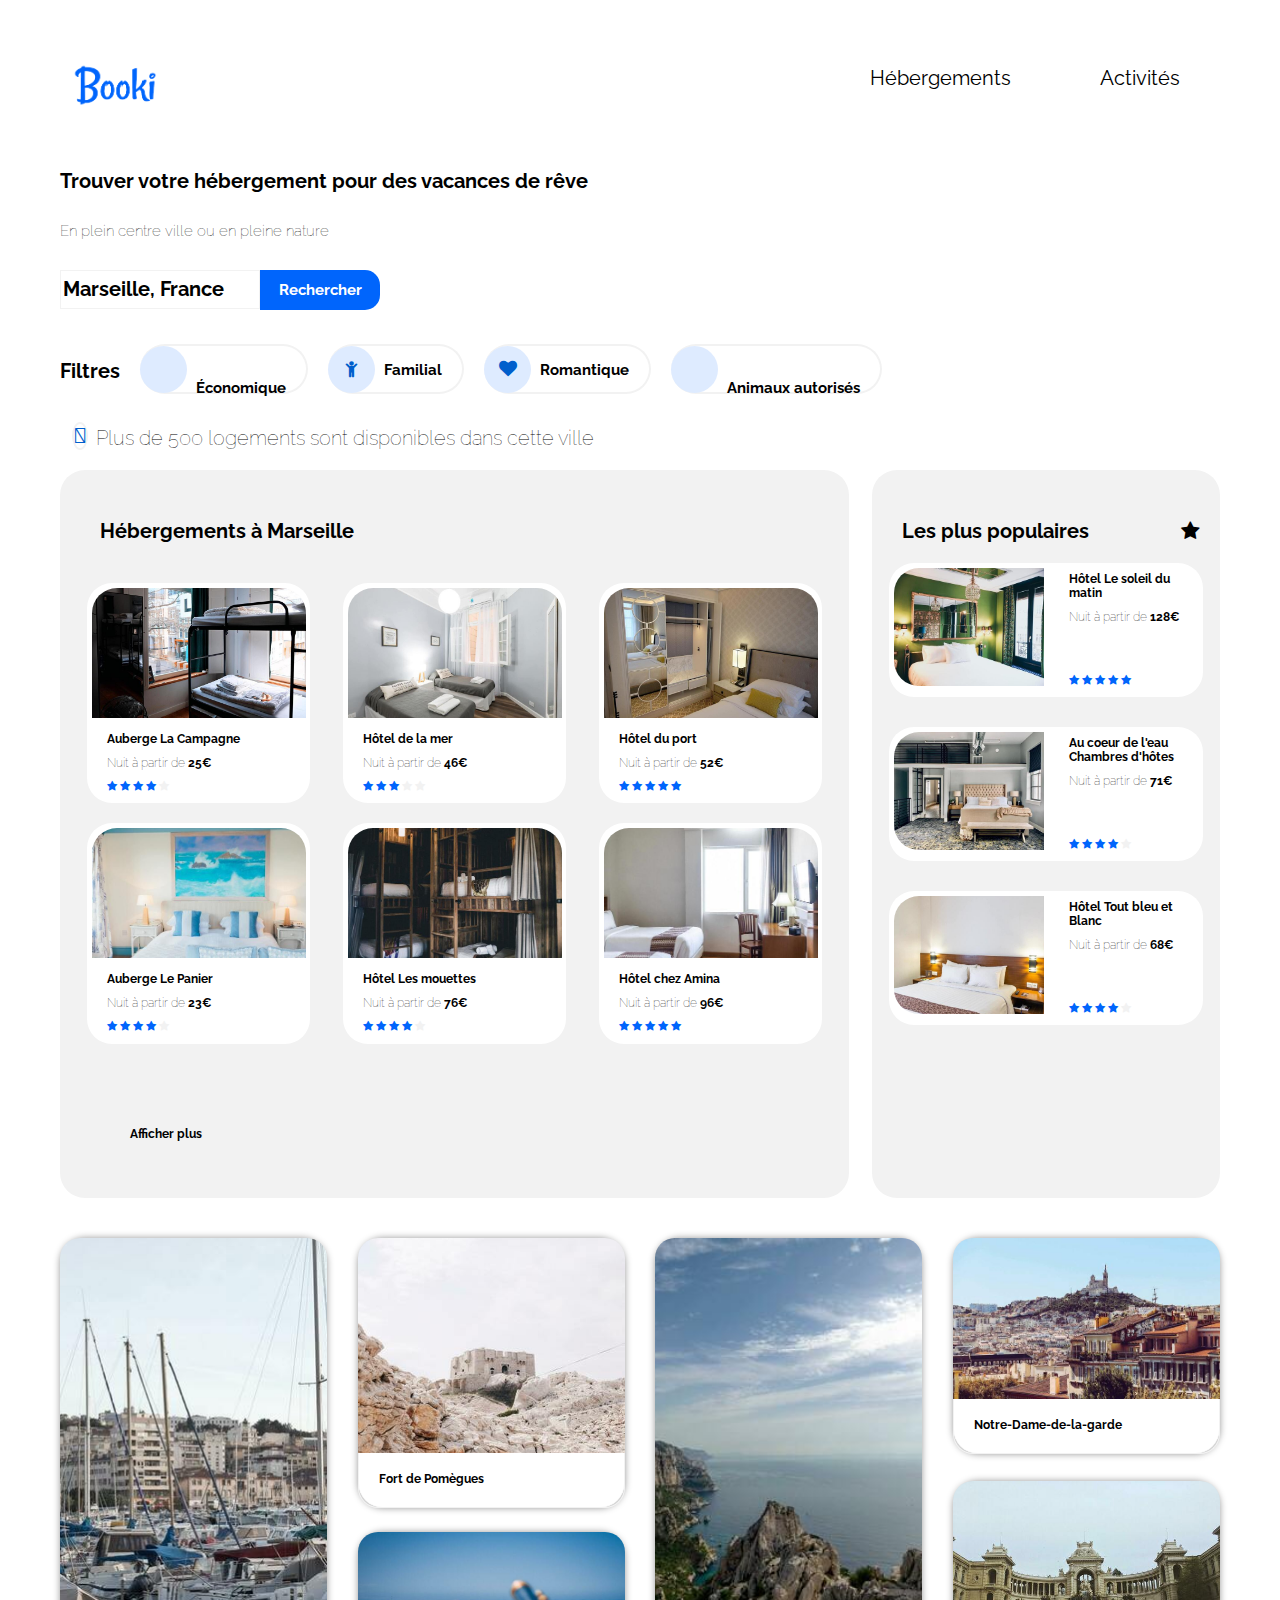
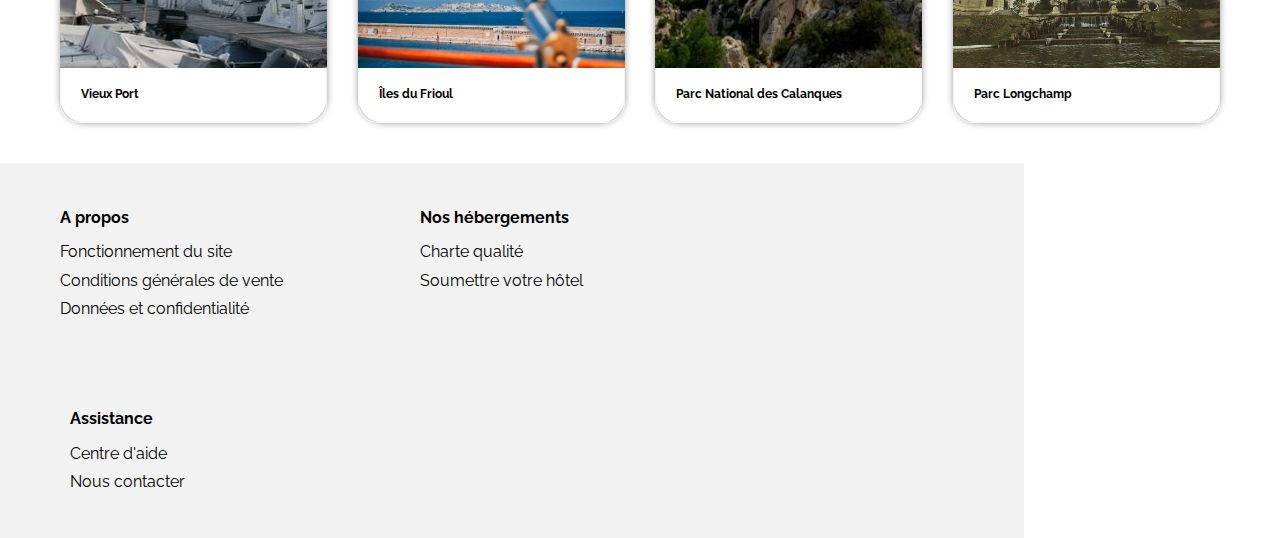
<file: ancienne version 3.0/index.html>
<!DOCTYPE html>
<html lang="fr">

<head>
    <meta charset="utf-8" />
    <!--  VIEWPORT  Responsive sur la largeur d'ecran  -->
    <link rel="stylesheet" href="./css/normalize.css" />
    <meta name="viewport" content="width=device-width, initial-scale=1" />
    <!--  POLICE D ECRITURE : Raleway  -->
    <link rel="preconnect" href="https://fonts.googleapis.com">
    <link rel="preconnect" href="https://fonts.gstatic.com" crossorigin>
    <link href="https://fonts.googleapis.com/css2?family=Raleway:ital,wght@0,200;0,300;0,400;0,500;0,600;0,700;0,800;0,900;1,100;1,200;1,300;1,400;1,500;1,600;1,700;1,800;1,900&display=swap" rel="stylesheet">
    <!--  CDN ICONES DU SITE  -->
    <link rel="stylesheet" href="https://maxcdn.bootstrapcdn.com/font-awesome/4.4.0/css/font-awesome.min.css" />
    <link rel="stylesheet" href="https://use.fontawesome.com/releases/v5.8.1/css/all.css" integrity="sha384-50oBUHEmvpQ+1lW4y57PTFmhCaXp0ML5d60M1M7uH2+nqUivzIebhndOJK28anvf" crossorigin="anonymous" />
    <!--  CSS du site  -->
    <link rel="stylesheet" href="./css/style.css" />
    <!--  TITRE  -->
    <title>Booky</title>
</head>

<body>
    <div id="block-page">
        <!--      HEADER : LOGO et MENU     -->
        <header>
            <div id="logo"><img src="./images/logo/Booki@3x.png" alt="Logo" /></div>
            <div id="menu">
                <nav>
                    <ul>
                        <li><a href="#hebergements"><span>Hébergements</span></a></li>
                        <li><a href="#conteneur-activites"><span>Activités</span></a></li>
                    </ul>
                </nav>
            </div>
        </header>
        <main>
            <!-- SECTION RECHERCHE : TITRE / SOUS SITRE / FORMULAIRE -->

            <div id="recherche">
                <h1>Trouver votre hébergement pour des vacances de rêve</h1>
                <h2>En plein centre ville ou en pleine nature</h2>
                <div>
                    <form>
                        <div><i class="fas fa-map-marker-alt icone"></i></div>
                        <div id="style-recherche-mobile"><input class="recherche-form" type="text" value="Marseille, France" /></div>
                        <div><button class="buttom-bureau" type="button">Rechercher</button>
                            <button class="buttom-mobile" type="submit"><i class="fas fa-search"></i></button></div>
                    </form>
                </div>
            </div>


            <!--         SECTION FILTRE : TITRE et 4 BOUTONS     -->
            <div id="filtre">
                <div id="filtre-titre-bouttons">
                    <div id="filtre-titre">
                        <h3>Filtres</h3>
                    </div>
                    <div id="filtre-bouttons">
                        <div class="boutton"><a href="#"><span class="boutton_icon"><i class="fas fa-money-bill-wave"></i></span><span class="boutton_text">Économique</span></a>
                        </div>
                        <div class="boutton"><a href="#"><span class="boutton_icon"><i class="fa fa-child"></i></span><span class="boutton_text">Familial</span></a></div>
                        <div class="boutton"><a href="#"><span class="boutton_icon"><i class="fa fa-heart"></i></span><span class="boutton_text">Romantique</span></a></div>
                        <div class="boutton"><a href="#"><span class="boutton_icon"><i class="fas fa-dog"></i></span><span class="boutton_text">Animaux autorisés</span></a></div>
                    </div>
                </div>
                <p class="filtre-information"><span id="filtre-information-icone"><i class="fas fa-info cercle-icone-information"></i></span><span id="filtre-information-texte">Plus de 500 logements sont disponibles dans cette ville</span></p>
            </div>
            <div id="conteneur">
                <div id="hebergements">
                    <h3>Hébergements à Marseille</h3>
                    <section>
                        <article class="article-hover">
                            <div class="hebergements-conteneur-image">
                                <p class="hebergement-image" style="background-image: url('./images/hebergements/4_small/marcus-loke-WQJvWU_HZFo-unsplash.jpg');"></p>
                            </div>
                            <p class="nom-hebergement">Auberge La Campagne</p>
                            <p class="prix-hebergement">Nuit à partir de <span>25€</span></p>
                            <p class="etoiles">
                                <i class="fa fa-star checked"></i>
                                <i class="fa fa-star checked"></i>
                                <i class="fa fa-star checked"></i>
                                <i class="fa fa-star checked"></i>
                                <i class="fa fa-star"></i>
                            </p>
                        </article>
                        <article class="article-hover">
                            <div class="hebergements-conteneur-image">
                                <p class="hebergement-image" style="background-image: url('./images/hebergements/4_small/fred-kleber-gTbaxaVLvsg-unsplash.jpg');"></p>
                            </div>
                            <p class="nom-hebergement">Hôtel de la mer</p>
                            <p class="prix-hebergement">Nuit à partir de <span>46€</span></p>
                            <p class="etoiles">
                                <i class="fa fa-star checked"></i>
                                <i class="fa fa-star checked"></i>
                                <i class="fa fa-star checked"></i>
                                <i class="fa fa-star"></i>
                                <i class="fa fa-star"></i>
                            </p>
                        </article>
                        <article class="article-hover">
                            <div class="hebergements-conteneur-image">
                                <p class="hebergement-image" style="background-image: url('./images/hebergements/4_small/reisetopia-B8WIgxA_PFU-unsplash.jpg');"></p>
                            </div>
                            <p class="nom-hebergement">Hôtel du port</p>
                            <p class="prix-hebergement">Nuit à partir de <span>52€</span></p>
                            <p class="etoiles">
                                <i class="fa fa-star checked"></i>
                                <i class="fa fa-star checked"></i>
                                <i class="fa fa-star checked"></i>
                                <i class="fa fa-star checked"></i>
                                <i class="fa fa-star checked"></i>
                            </p>
                        </article>
                        <article class="article-hover">
                            <div class="hebergements-conteneur-image">
                                <p class="hebergement-image" style="background-image: url('./images/hebergements/4_small/annie-spratt-Eg1qcIitAuA-unsplash.jpg');"></p>
                            </div>
                            <p class="nom-hebergement">Auberge Le Panier</p>
                            <p class="prix-hebergement">Nuit à partir de <span>23€</span></p>
                            <p class="etoiles">
                                <i class="fa fa-star checked"></i>
                                <i class="fa fa-star checked"></i>
                                <i class="fa fa-star checked"></i>
                                <i class="fa fa-star checked"></i>
                                <i class="fa fa-star"></i>
                            </p>
                        </article>
                        <article class="article-hover">
                            <div class="hebergements-conteneur-image">
                                <p class="hebergement-image" style="background-image: url('./images/hebergements/4_small/nicate-lee-kT-ZyaiwBe0-unsplash.jpg');"></p>
                            </div>
                            <p class="nom-hebergement">Hôtel Les mouettes</p>
                            <p class="prix-hebergement">Nuit à partir de <span>76€</span></p>
                            <p class="etoiles">
                                <i class="fa fa-star checked"></i>
                                <i class="fa fa-star checked"></i>
                                <i class="fa fa-star checked"></i>
                                <i class="fa fa-star checked"></i>
                                <i class="fa fa-star"></i>
                            </p>
                        </article>
                        <article class="article-hover">
                            <div class="hebergements-conteneur-image">
                                <p class="hebergement-image" style="background-image: url('./images/hebergements/4_small/febrian-zakaria-M6S1WvfW68A-unsplash.jpg');"></p>
                            </div>
                            <p class="nom-hebergement">Hôtel chez Amina</p>
                            <p class="prix-hebergement">Nuit à partir de <span>96€</span></p>
                            <p class="etoiles">
                                <i class="fa fa-star checked"></i>
                                <i class="fa fa-star checked"></i>
                                <i class="fa fa-star checked"></i>
                                <i class="fa fa-star checked"></i>
                                <i class="fa fa-star checked"></i>
                            </p>
                        </article>
                    </section>
                    <p><a href="#">Afficher plus</a></p>
                </div>
                <aside id="populaire">
                    <h3><span>Les plus populaires</span><span><i class="fa fa-star titre"></i></span></h3>
                    <section>
                        <article class="populaire-etiquette article-hover">
                            <div class="populaire-conteneur-image">
                                <p class="populaire-image" style="background-image: url('./images/hebergements/4_small/emile-guillemot-Bj_rcSC5XfE-unsplash.jpg');"></p>
                            </div>
                            <div class="populaire-conteneur-texte">
                                <p class="nom-populaire">Hôtel Le soleil du matin</p>
                                <p class="prix-populaire">Nuit à partir de <span>128€</span></p>
                                <p class="etoiles">
                                    <i class="fa fa-star checked"></i>
                                    <i class="fa fa-star checked"></i>
                                    <i class="fa fa-star checked"></i>
                                    <i class="fa fa-star checked"></i>
                                    <i class="fa fa-star checked"></i>
                                </p>
                            </div>
                        </article>
                        <article class="populaire-etiquette article-hover">
                            <div class="populaire-conteneur-image">
                                <p class="populaire-image" style="background-image: url('./images/hebergements/4_small/aw-creative-VGs8z60yT2c-unsplash.jpg');"></p>
                            </div>
                            <div class="populaire-conteneur-texte">
                                <p class="nom-populaire">Au coeur de l'eau Chambres d'hôtes</p>
                                <p class="prix-populaire">Nuit à partir de <span>71€</span></p>
                                <p class="etoiles">
                                    <i class="fa fa-star checked"></i>
                                    <i class="fa fa-star checked"></i>
                                    <i class="fa fa-star checked"></i>
                                    <i class="fa fa-star checked"></i>
                                    <i class="fa fa-star"></i>
                                </p>
                            </div>
                        </article>
                        <article class="populaire-etiquette article-hover">
                            <div class="populaire-conteneur-image">
                                <p class="populaire-image" style="background-image: url('./images/hebergements/4_small/febrian-zakaria-sjvU0THccQA-unsplash.jpg');"></p>
                            </div>
                            <div class="populaire-conteneur-texte">
                                <p class="nom-populaire">Hôtel Tout bleu et Blanc</p>
                                <p class="prix-populaire">Nuit à partir de <span>68€</span></p>
                                <p class="etoiles">
                                    <i class="fa fa-star checked"></i>
                                    <i class="fa fa-star checked"></i>
                                    <i class="fa fa-star checked"></i>
                                    <i class="fa fa-star checked"></i>
                                    <i class="fa fa-star"></i>
                                </p>
                            </div>
                        </article>
                    </section>
                </aside>
            </div>
            <div id="conteneur-activites">
                <div id="contenue-activites">
                    <section class="section-activites">
                        <article>
                            <span class="background-size-double-premiere card-simple" style="background-image: url('./images/activites/4_small/reno-laithienne-QUgJhdY5Fyk-unsplash.jpg');"></span>
                            <span class="texte-activites">Vieux Port</span>
                        </article>
                    </section>
                    <section class="section-activites">
                        <article>
                            <span class="background-size-simple-gauche-haut card-double" style="background-image: url('./images/activites/4_small/paul-hermann-QFTrLdQIRhI-unsplash.jpg');"></span>
                            <span class="texte-activites">Fort de Pomègues</span>
                        </article>
                        <article>
                            <span class="background-size-simple-gauche-bas card-double" style="background-image: url('./images/activites/4_small/kevin-hikari-rV_Qd1l-VXg-unsplash.jpg');"></span>
                            <span class="texte-activites">Îles du Frioul</span>
                        </article>
                    </section>
                    <section class="section-activites">
                        <article>
                            <span class="background-size-double-seconde card-simple" style="background-image: url('./images/activites/4_small/kilyan-sockalingum-NR8-cBCN3aI-unsplash.jpg');"></span>
                            <span class="texte-activites">Parc National des Calanques</span>
                        </article>
                    </section>
                    <section class="section-activites">
                        <article>
                            <span class="background-size-simple-droite-haut card-double" style="background-image: url('./images/activites/4_small/florian-wehde-xW9e8gdotxI-unsplash.jpg');"></span>
                            <span class="texte-activites">Notre-Dame-de-la-garde</span>
                        </article>
                        <article>
                            <span class="background-size-simple-droite-bas card-double" style="background-image: url('./images/activites/4_small/lena-paulin-wH2-EJoDcV0-unsplash.jpg');"></span>
                            <span class="texte-activites">Parc Longchamp</span>
                        </article>
                    </section>
                </div>
            </div>

        </main>
        <footer>
            <div>
                <div class="premiere-etiquette">
                    <ol>A propos</ol>
                    <ul>
                        <li>Fonctionnement du site</li>
                        <li>Conditions générales de vente</li>
                        <li>Données et confidentialité</li>
                    </ul>
                </div>
                <div class="autres-etiquettes">
                    <ol>Nos hébergements</ol>
                    <ul>
                        <li>Charte qualité</li>
                        <li>Soumettre votre hôtel</li>
                    </ul>
                </div>
                <div class="autres-etiquettes">
                    <ol>Assistance</ol>
                    <ul>
                        <li>Centre d'aide</li>
                        <li>Nous contacter</li>
                    </ul>
                </div>
            </div>
        </footer>
    </div>
</body>

</html>
</file>
<file: ancienne version 3.0/css/style.css>
* {
    box-sizing: border-box;
}

html {
    font-family: "Raleway", sans-serif;
    margin: 0;
}

body {
    margin: 0;
}

header {
    display: flex;
    justify-content: space-between;
}

main {
    margin-left: 60px;
    margin-right: 60px;
}


/****************HEADER****************/


/*             Structure              */

#logo {
    display: flex;
}

#logo img {
    height: 60px;
    margin: 55px;
}

nav {
    margin-right: 40px;
}

nav ul {
    list-style-type: none;
    display: flex;
    padding: 0;
    margin: 0;
}

nav li {}

nav a {
    color: blue;
    font-size: 20px;
    text-decoration: none;
    text-align: center;
}

li span {
    display: block;
    width: 200px;
    line-height: 150px;
    border-top: 3px solid white;
    color: black;
}

li span:hover {
    border-top: 3px solid blue;
    color: blue;
}

@media all and (min-width: 768px) and (max-width: 991px) {
    header {
        border-bottom: 1px #F2F2F2 solid;
    }
    nav span:hover {
        border-top: none;
        border-bottom: 3px #0065FC solid;
    }
    nav span {
        height: 100px;
        line-height: 100px;
    }
}


/*      HEADER Responsive Mobile      */

@media (max-width: 767px) {
    header {
        display: flex;
        flex-direction: column;
        width: 100%;
    }
    header div img {
        height: 50px;
        margin: 0px auto;
        padding-top: 5px;
        padding-bottom: 0px;
    }
    main {
        margin-left: 0px;
        margin-right: 0px;
    }
    #logo {
        justify-content: center;
    }
    #logo img {
        margin-top: 10px;
        margin-bottom: 10px;
    }
    nav {
        display: flex;
        margin-right: 0px;
        margin-bottom: 20px;
    }
    nav ul {
        display: flex;
        margin: 0;
        padding: 0;
        width: 100%;
        text-align: center;
    }
    ul li:nth-child(1) {
        flex-basis: 50%;
    }
    ul li:nth-child(2) {
        flex-basis: 50%;
    }
    nav li {
        flex: auto;
        margin: 0;
        height: 65px;
        text-align: center;
        line-height: 20px;
        justify-content: center;
        border-bottom: 3px #F2F2F2 solid;
    }
    nav span {
        display: block;
        width: 100%;
        line-height: 62px;
        border-top: 3px solid white;
        color: black;
    }
    nav a {
        color: blue;
        font-size: 15px;
        text-decoration: none;
        text-align: center;
    }
    nav li:hover span {
        border-top: none;
        color: #0065FC;
    }
    nav li:hover {
        border-bottom: 3px #0065FC solid;
    }
}


/**************RECHERCHE***************/


/*             Structure              */

#recherche {
    display: flex;
    justify-content: flex-start;
    flex-direction: column;
}

h1 {
    font-size: 20px;
    font-weight: bold;
    margin: 0;
}

h2 {
    font-size: 15px;
    font-weight: lighter;
    margin: 0;
    margin-top: 30px;
}

form {
    display: flex;
    justify-content: flex-start;
    flex-direction: row;
    margin-top: 30px;
}

#formulaire-recherche div {
    display: flex;
}

.icone {
    background-color: #F2F2F2;
    color: #000000;
    border-top-left-radius: 25%;
    border-bottom-left-radius: 25%;
    width: 40px;
    height: 40px;
    font-size: 15px;
    text-align: center;
    line-height: 40px;
}

.recherche-form {
    border: 1px solid #F2F2F2;
    background-color: white;
    padding-top: 7px;
    padding-bottom: 7px;
    width: 200px;
    outline-color: #deebff;
    color: black;
    font-size: 20px;
    font-weight: bold;
}

.buttom-bureau {
    background-color: #0065FC;
    border: none;
    color: white;
    padding: 10px 0px;
    text-align: center;
    margin: 0px 0px;
    cursor: pointer;
    width: 120px;
    height: 40px;
    font-size: 15px;
    font-weight: bold;
    border-bottom-right-radius: 15px;
    border-top-right-radius: 15px;
}

.buttom-bureau:hover {
    background-color: #deebff;
    color: #0065FC;
}

.buttom-mobile {
    display: none;
    background-color: #0065FC;
    color: white;
    border-radius: 25%;
    border-style: none;
    width: 50px;
    height: 50px;
    font-size: 18px;
    text-align: center;
    line-height: 40px;
}

@media (max-width: 767px) {
    #recherche {
        margin-left: 20px;
        margin-right: 20px;
    }
    h1 {
        font-size: 22px;
        font-weight: bold;
        margin: 0;
    }
    h2 {
        font-size: 17px;
        font-weight: lighter;
        margin: 0;
        margin-top: 20px;
    }
    .buttom-bureau {
        display: none;
    }
    .buttom-mobile {
        display: block;
    }
    .recherche-form {
        width: 105%;
        padding-top: 12px;
        padding-bottom: 13px;
    }
    .icone {
        width: 50px;
        height: 50px;
        font-size: 20px;
        line-height: 50px;
    }
}


/****************FILTRE****************/

#filtre {
    display: flex;
    justify-content: flex-start;
    flex-direction: column;
}

#filtre-titre-bouttons {
    display: inline-flex;
    justify-content: flex-start;
    flex-direction: row;
    flex-wrap: wrap;
}

h3 {
    color: black;
    font-size: 20px;
    font-weight: bold;
    margin-right: 20px;
    padding-top: 30px;
}

#filtre-bouttons {
    display: flex;
    align-items: center;
    flex-wrap: wrap;
    flex-direction: row;
    align-content: center;
}

.boutton {
    align-items: center;
    margin-top: 25px;
    margin-right: 20px;
    padding-right: 20px;
    padding-left: 0px;
    height: 50px;
    border-top: 2.5px solid #F2F2F2;
    border-right: 2.5px solid #F2F2F2;
    border-bottom: 2.5px solid #F2F2F2;
    border-radius: 47px;
    cursor: pointer;
    background-color: white;
}

.boutton_icon {
    display: inline-block;
    background-color: #deebff;
    color: #005fcc;
    font-size: 18px;
    border-radius: 50%;
    width: 47px;
    height: 47px;
    text-align: center;
    line-height: 45px;
}

.boutton_text {
    display: inline-block;
    font-size: 15px;
    font-weight: bold;
    margin-left: 4px;
    padding-top: 8px;
    padding-left: 5px;
    color: black;
}

.boutton:hover {
    background-color: #256efe;
}

.boutton:hover .boutton_text {
    color: white;
}

.filtre-information {
    display: flex;
    margin-left: 12px;
}

.filtre-information-icone {
    background-color: #deebff;
    color: #005fcc;
    border-radius: 50%;
    width: 42px;
    height: 41px;
    text-align: center;
    line-height: 51px;
    display: inline-block;
}

#filtre-information-texte {
    font-size: 20px;
    font-weight: lighter;
    margin: 0;
    margin-top: 8px;
    margin-left: 8px;
}

.cercle-icone-information {
    background: white;
    width: 35px;
    height: 35px;
    border-radius: 50%;
    text-align: center;
    font-size: 20px;
    line-height: 35px;
    vertical-align: middle;
    padding: 0px;
    border: 2px solid #F2F2F2;
}

.fa-info {
    color: #005fcc;
}

@media (max-width: 767px) {
    #filtre {
        margin-left: 20px;
        margin-right: 20px;
    }
    h3 {
        padding-top: 10px;
        margin-bottom: 0px;
    }
    .boutton {
        margin-top: 10px;
    }
    .filtre-information {
        margin-top: 30px;
        margin-bottom: 30px;
    }
    .cercle-icone-information {
        width: 20px;
        height: 20px;
        font-size: 10px;
        line-height: 18px;
    }
    #filtre-information-texte {
        font-size: 17px;
        margin: 0;
        margin-top: 0px;
        margin-left: 8px;
    }
}


/* Conteneur hébergement et aside */

#conteneur {
    display: flex;
    flex-direction: row;
    flex-wrap: wrap;
    justify-content: space-between;
    width: 100%;
}

#hebergements {
    display: flex;
    flex-direction: column;
    width: 68%;
    background-color: #F2F2F2;
    border-radius: 25px;
    margin-bottom: 40px;
    padding-bottom: 40px;
    padding-left: 10px;
    padding-right: 10px;
}

aside {
    display: flex;
    flex-direction: column;
    width: 30%;
    background-color: #F2F2F2;
    border-radius: 25px;
    margin-bottom: 40px;
}

#hebergements>section {
    display: flex;
    flex-direction: row;
    flex-wrap: wrap;
    justify-content: space-around;
    width: 100%;
    margin-bottom: 30px;
}

#populaire>section {
    display: flex;
    flex-direction: column;
    flex-wrap: wrap;
    justify-content: space-around;
    width: 100%;
    background-color: rgba(255, 0, 0, 0);
    align-items: center;
}

#hebergements>section>article {
    margin-top: 20px;
    background-color: white;
    height: fit-content;
    padding-bottom: 10px;
    width: 29%;
    border-radius: 25px;
}

#populaire>section>article {
    width: 90%;
    display: flex;
    flex-direction: row;
    height: fit-content;
    padding-bottom: 10px;
    margin-bottom: 30px;
    border-radius: 25px;
    background-color: white;
}

article:hover {
    box-shadow: inset 0 0 6px #b0b0b0, 0 0 20px #999999;
}

article:hover .checked {
    color: rgba(255, 208, 0, 0.949);
}


/*formatage du texte*/

#hebergements>h3 {
    margin-left: 30px;
}

#populaire>h3 {
    display: flex;
    align-content: ;
    margin-left: 30px;
    justify-content: space-between;
}

#hebergements>h3 #populaire>h3 {
    font-size: 15px;
    font-weight: bold;
}

.prix-hebergement,
.prix-populaire {
    font-size: 12px;
    font-weight: lighter;
    padding-top: 10px;
    margin: 0px;
    margin-left: 20px;
}

.nom-populaire,
.nom-hebergement,
.prix-hebergement>span,
.prix-populaire>span,
#hebergements>p>a {
    font-size: 12px;
    font-weight: bold;
    padding-top: 10px;
    margin: 0px;
    margin-left: 20px;
}

.prix-hebergement>span,
.prix-populaire>span {
    margin-left: 0px;
}


/*formatage des etoiles*/

.etoiles {
    color: #F2F2F2;
    padding-top: 10px;
    margin: 0;
    margin-left: 20px;
    font-size: 11px;
}

.checked {
    color: #0065FC;
}


/*METTRE LES ETOILES EN BAS DU BLOC !!!!!!!!!!!! */

.populaire-conteneur-texte>.etoiles {
    padding-top: 50px;
}


/*formatage des images hebergements*/

.hebergement-image {
    width: 96%;
    height: 130px;
    background-size: cover!important;
    background-position: center;
    border-radius: 25px 25px 0px 0px;
    margin: 5px;
    background-attachment: local;
}

.populaire-image {
    width: 150px;
    height: 95%;
    background-size: cover!important;
    background-position: center;
    border-radius: 25px 0px 0px 25px;
    margin: 5px;
    background-attachment: scroll;
}


/*Lien hébergement Savoir plus*/

#hebergements>p>a {
    text-decoration: none;
    color: black;
}

#hebergements>p {
    margin-top: 50px;
    margin-left: 40px;
}

@media (max-width: 767px) {
    #conteneur {
        flex-direction: column-reverse;
    }
    #hebergements {
        width: 100%;
        background-color: white;
    }
    aside {
        width: 100%;
        border-radius: 0px;
        margin-bottom: 30px;
        padding-bottom: 20px;
    }
    #hebergements>h3 {
        margin-top: 0px;
    }
    #hebergements>section {
        align-items: center;
        flex-direction: column;
        margin-bottom: 0px;
    }
    #hebergements>section>article {
        width: 90%;
        box-shadow: inset 0 0 2px #d3d3d3, 0 0 10px #d3d3d3;
    }
    #populaire>h3 {
        margin-top: 30px;
        margin-bottom: 30px;
    }
    #populaire>section>article {
        padding-bottom: 0px;
        width: 90%;
        margin-bottom: 10px;
        box-shadow: inset 0 0 2px #d3d3d3, 0 0 10px #d3d3d3;
    }
    #hebergements>p {
        margin: 0;
        margin-top: 30px;
    }
    .hebergement-image {
        width: 98%;
        height: 130px;
        background-size: cover!important;
        background-position: center;
        border-radius: 25px 25px 0px 0px;
        margin: 5px;
        background-attachment: local;
    }
    .populaire-image {
        width: 130px;
        height: 130px;
        background-size: cover!important;
        background-position: center;
        border-radius: 25px 0px 0px 25px;
        margin: 5px;
        background-attachment: scroll;
    }
    .nom-populaire,
    .nom-hebergement,
    #hebergements>p>a {
        font-size: 16px;
        font-weight: bold;
        padding-top: 10px;
        margin: 0px;
    }
    .prix-hebergement>span,
    .prix-populaire>span {
        font-weight: bold;
    }
    .prix-hebergement,
    .prix-populaire {
        font-size: 15px;
        padding-top: 6px;
        margin: 0px;
    }
    .prix-hebergement,
    .nom-hebergement {
        padding-top: 4px;
        margin-left: 15px;
    }
    .etoiles {
        margin-left: 15px;
        margin-bottom: 1px;
    }
    .prix-populaire {
        margin-top: 0px;
        margin-left: 10px;
    }
    .nom-populaire {
        margin-top: 10px;
        margin-left: 10px;
        padding-bottom: 0px;
    }
}


/*Activites*/

#conteneur-activites {
    width: 100%;
    margin-bottom: 40px;
}

#contenue-activites {
    display: inline-flex;
    flex-direction: row;
    justify-content: space-between;
    flex-wrap: wrap;
    width: 100%;
}

#contenue-activites>section {
    margin: 0px;
    padding: 0px;
}

.section-activites {
    display: flex;
    flex-direction: column;
    width: 23%;
    justify-content: space-between;
}

.section-activites>article {
    height: auto;
    margin-left: 0px;
    width: 100%;
    border-radius: 25px;
    box-shadow: inset 0 0 1px #b0b0b0, 0 0 7px#999999;
}

.section-activites>article:hover {
    box-shadow: inset 0 0 6px #b0b0b0, 0 0 20px #999999;
}

.card-simple {
    display: flex;
    flex-direction: column;
    background-size: cover;
    width: 100%;
    border-top-left-radius: 20px;
    border-top-right-radius: 20px;
    border-bottom: none;
}

.card-double {
    display: flex;
    flex-direction: column;
    background-size: cover;
    justify-items: baseline;
    width: 100%;
    border-top-left-radius: 20px;
    border-top-right-radius: 20px;
    border-bottom: none;
}

.texte-activites {
    display: block;
    font-weight: bold;
    padding: 20px 20px;
    border: 1px solid #f2f2f2;
    border-top: none;
    border-bottom-left-radius: 20px;
    border-bottom-right-radius: 20px;
    font-weight: bold;
    font-size: 12px;
}

.background-size-simple-gauche-haut {
    background-position: 53% 38%;
    height: 215px;
    width: 100%;
}

.background-size-simple-gauche-bas {
    background-position: 50% 13%;
    height: 136px;
    width: 100%;
}

.background-size-simple-droite-haut {
    background-position: 50% 0%;
    height: 161px;
    width: 100%;
}

.background-size-simple-droite-bas {
    background-position: 50% 0%;
    height: 187px;
    width: 100%;
}

.background-size-double-premiere {
    background-position: 50% 0%;
    background-size: 700px;
    height: 430px;
    width: 100%;
}

.background-size-double-seconde {
    background-position: 53% 0%;
    background-size: 700px;
    height: 430px;
    width: 100%;
}

@media (max-width: 767px) {
    #contenue-activites {
        flex-direction: column;
        align-items: center;
    }
    .section-activites {
        width: 87%;
    }
    .section-activites>article {
        margin-bottom: 20px;
    }
    .background-size-simple-gauche-haut {
        background-position: 40% 45%;
        height: 120px;
        background-size: 100%;
    }
    .background-size-simple-gauche-bas {
        background-position: 40% 32%;
        height: 120px;
        background-size: 100%;
    }
    .background-size-simple-droite-haut {
        background-position: 40% 26%;
        height: 120px;
        background-size: 100%;
    }
    .background-size-simple-droite-bas {
        background-position: 40% 32%;
        height: 120px;
        background-size: 100%;
    }
    .background-size-double-premiere {
        background-position: 40% 24%;
        height: 120px;
        background-size: 100%;
    }
    .background-size-double-seconde {
        background-position: 40% 32%;
        height: 120px;
        background-size: 100%;
    }
    .texte-activites {
        font-size: 16px;
    }
}


/* FOOTER */

footer {
    height: 200px;
    width: 100%;
}

footer>div {
    width: 80%;
    display: flex;
    flex-direction: row;
    justify-content: flex-start;
    flex-wrap: wrap;
    background-color: #f2f2f2;
}

.premiere-etiquette {
    margin: 30px;
    margin-left: 20px;
    width: 300px;
}

.autres-etiquettes {
    margin: 30px;
    width: 300px;
}

ol {
    font-weight: Bold;
}

footer ul {
    list-style-type: none;
}

footer li {
    margin-top: 10px;
}

@media (max-width: 767px) {
    footer>div {
        width: 100%;
        flex-direction: column;
    }
    .premiere-etiquette {
        margin: 0px;
        margin-left: 0px;
        width: 300px;
        margin-top: 30px;
    }
    .autres-etiquettes {
        margin: 0px;
        margin-top: 15px;
        width: 300px;
    }
    ol {
        font-size: 16px;
        font-weight: Bold;
    }
    footer li {
        font-size: 16px;
    }
}
</file>
